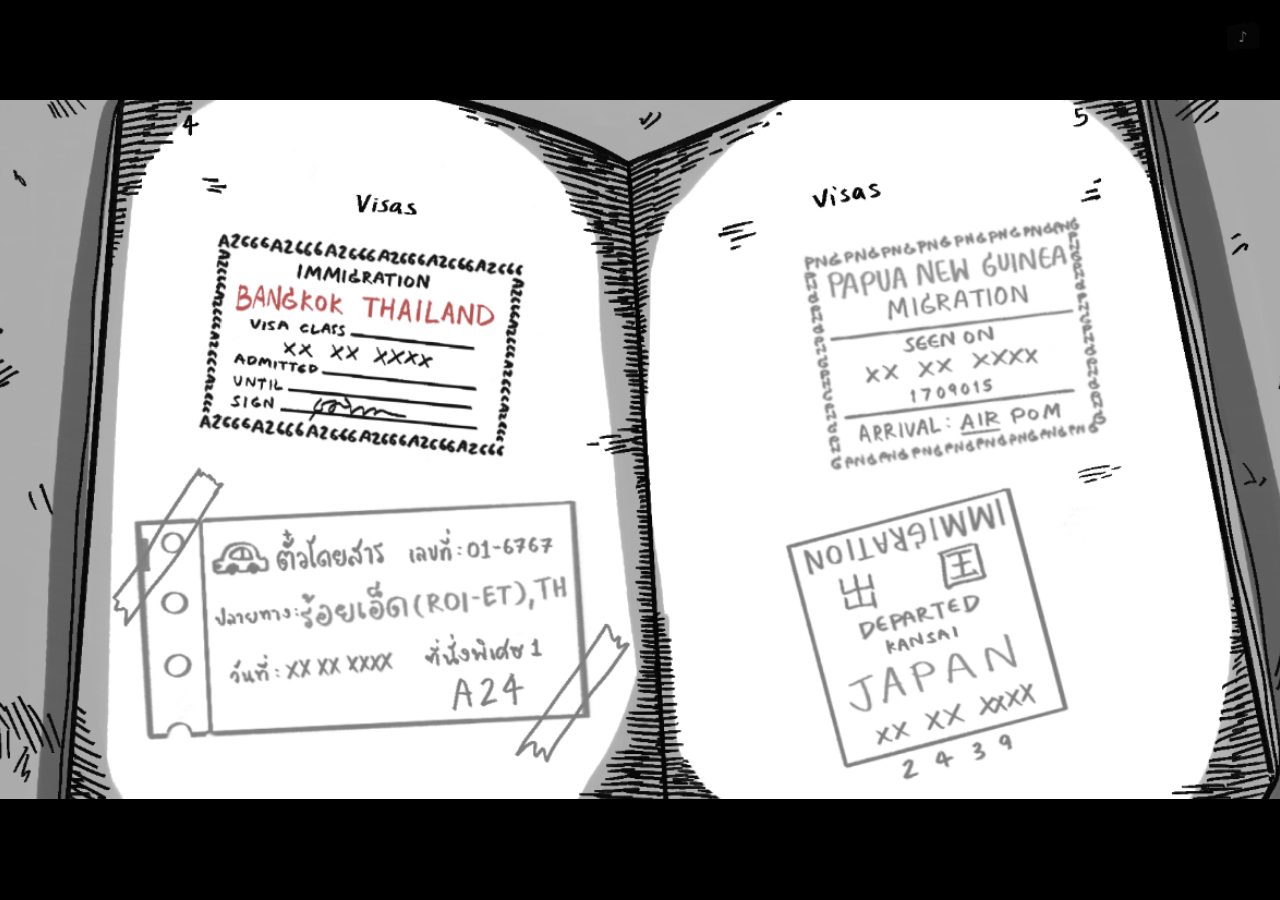
<file: index.html>
<!doctype html>
<html lang="th">
<head>
<meta charset="utf-8">
<meta name="viewport" content="width=device-width, initial-scale=1, viewport-fit=cover, maximum-scale=1">
<meta name="color-scheme" content="light">
<title>Ways to Remain</title>
<link rel="preconnect" href="https://fonts.googleapis.com">
<link rel="preconnect" href="https://fonts.gstatic.com" crossorigin>
<link rel="stylesheet" href="./css/base.css">
<link rel="stylesheet" href="./css/mobile.css">
<link rel="stylesheet" href="./css/title.css">
</head>
<body>

<div class="stage">
  <div class="stage__cam" id="cam">
    <img class="stage__bg" src="./assets/title/title-bg.png" alt="">

    <!-- พื้นหลังใหม่ไม่มีโลโก้ฝังมาแล้ว ลูกค้าแยกไฟล์โลโก้มาให้ต่างหาก -->
    <img class="stage__logo" src="./assets/title/title-logo.png" alt="Ways to Remain">

    <button class="start" id="startBtn" type="button">Begin Journey</button>
  </div>
</div>

<div class="intro" id="intro">
  <video class="intro__video" id="introVideo" src="./assets/title/intro.mp4" playsinline preload="auto"></video>
  <button class="intro__skip" id="skipBtn" type="button">ข้าม &rsaquo;&rsaquo;</button>
</div>

<script src="./js/core/touch.js"></script>
<script src="./data/manifest.js"></script>
<script src="./js/core/preload.js"></script>
<script src="./js/core/loader.js"></script>
<script src="./js/core/audio.js"></script>
<script src="./js/core/transition.js"></script>
<script src="./js/core/parallax.js"></script>
<script src="./js/screens/title.js"></script>
</body>
</html>
</file>
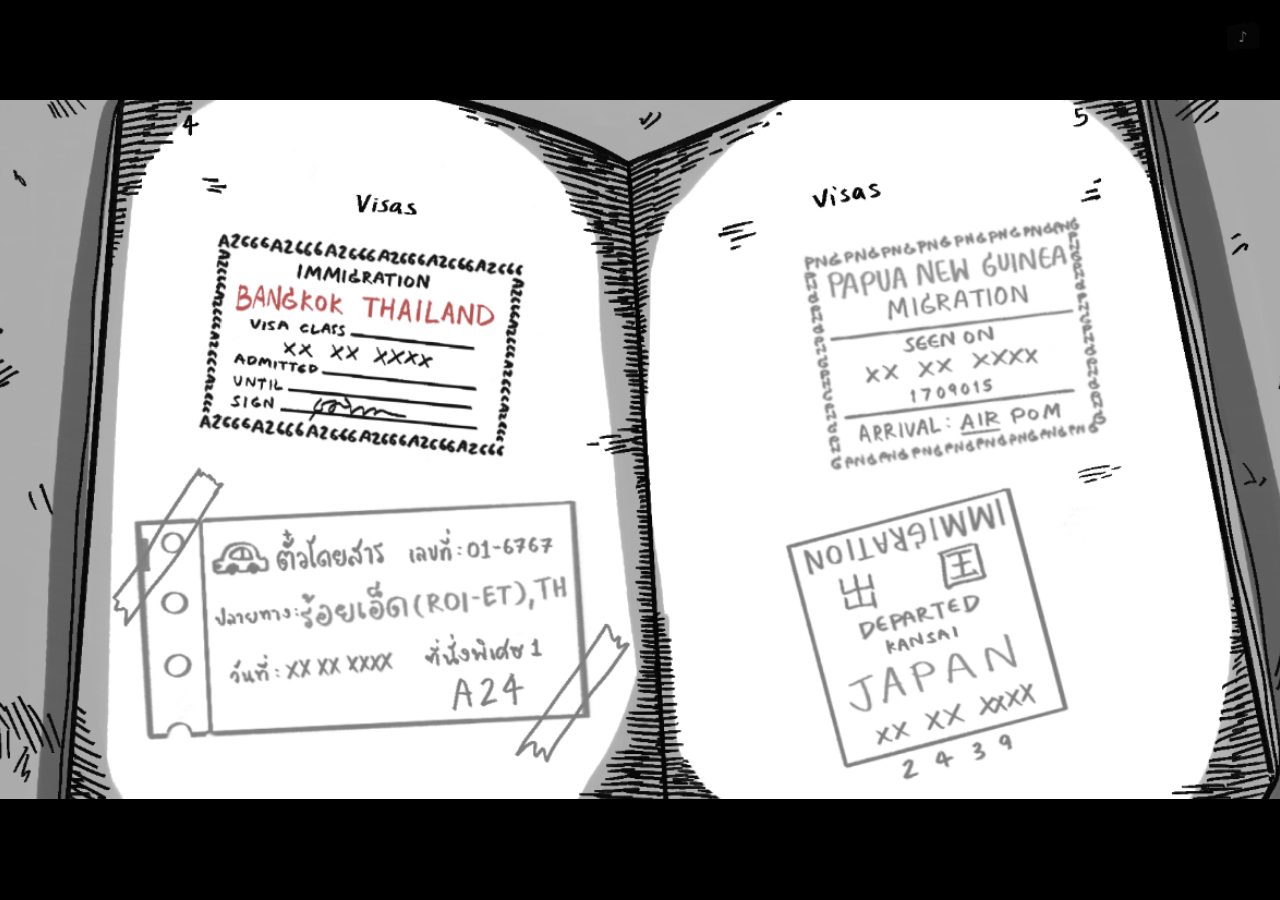
<file: lobby.html>
<!doctype html>
<html lang="th">
<head>
<meta charset="utf-8">
<meta name="viewport" content="width=device-width, initial-scale=1, viewport-fit=cover, maximum-scale=1">
<meta name="color-scheme" content="light">
<title>Ways to Remain — Lobby</title>
<link rel="preconnect" href="https://fonts.googleapis.com">
<link rel="preconnect" href="https://fonts.gstatic.com" crossorigin>
<link rel="stylesheet" href="./css/base.css">
<link rel="stylesheet" href="./css/mobile.css">
<link rel="stylesheet" href="./css/lobby.css">
</head>
<body>

<div class="lobby">
  <div class="camera" id="camera">
    <div class="board" id="board">
      <img class="board__bg" src="./assets/lobby/passport.png" alt="หนังสือเดินทาง">

      <!-- data-focus-x/y = จุดที่กล้องจะแพนเข้าไปหา (% ของกระดาน) -->
      <button class="card card--ticket card--live" type="button" data-stage="roiet"
              data-focus-x="30.71" data-focus-y="71.67"
              data-goto="./stages/roi-et.html"
              data-label="ร้อยเอ็ด — Roi Et, TH">
        <img src="./assets/lobby/ticket-roiet.png" alt="ตั๋วโดยสาร ปลายทาง ร้อยเอ็ด">
      </button>

      <button class="card card--bangkok card--live" type="button" data-stage="bangkok"
              data-focus-x="30.05" data-focus-y="36.06"
              data-goto="./stages/bangkok.html"
              data-label="กรุงเทพฯ — Bangkok, TH">
        <img src="./assets/lobby/stamp-bangkok.png" alt="ตราวีซ่า กรุงเทพ">
      </button>
      <button class="card card--png card--live" type="button" data-stage="papua"
              data-focus-x="72.53" data-focus-y="35.65"
              data-goto="./stages/papua.html"
              data-label="ปาปัวนิวกินี — Papua New Guinea">
        <img src="./assets/lobby/stamp-png.png" alt="ตราตรวจคนเข้าเมือง ปาปัวนิวกินี">
      </button>
      <button class="card card--japan card--live" type="button" data-stage="japan"
              data-focus-x="70.56" data-focus-y="73.24"
              data-goto="./stages/japan.html"
              data-label="ญี่ปุ่น — Japan">
        <img src="./assets/lobby/stamp-japan.png" alt="ตราตรวจคนเข้าเมือง ญี่ปุ่น">
      </button>
    </div>
  </div>

  <div class="hint" id="hint"></div>
</div>

<script src="./js/core/touch.js"></script>
<script src="./js/core/preload.js"></script>
<script src="./js/core/progress.js"></script>
<script src="./js/core/audio.js"></script>
<script src="./js/core/transition.js"></script>
<script src="./js/core/parallax.js"></script>
<script src="./js/screens/lobby.js"></script>
</body>
</html>
</file>
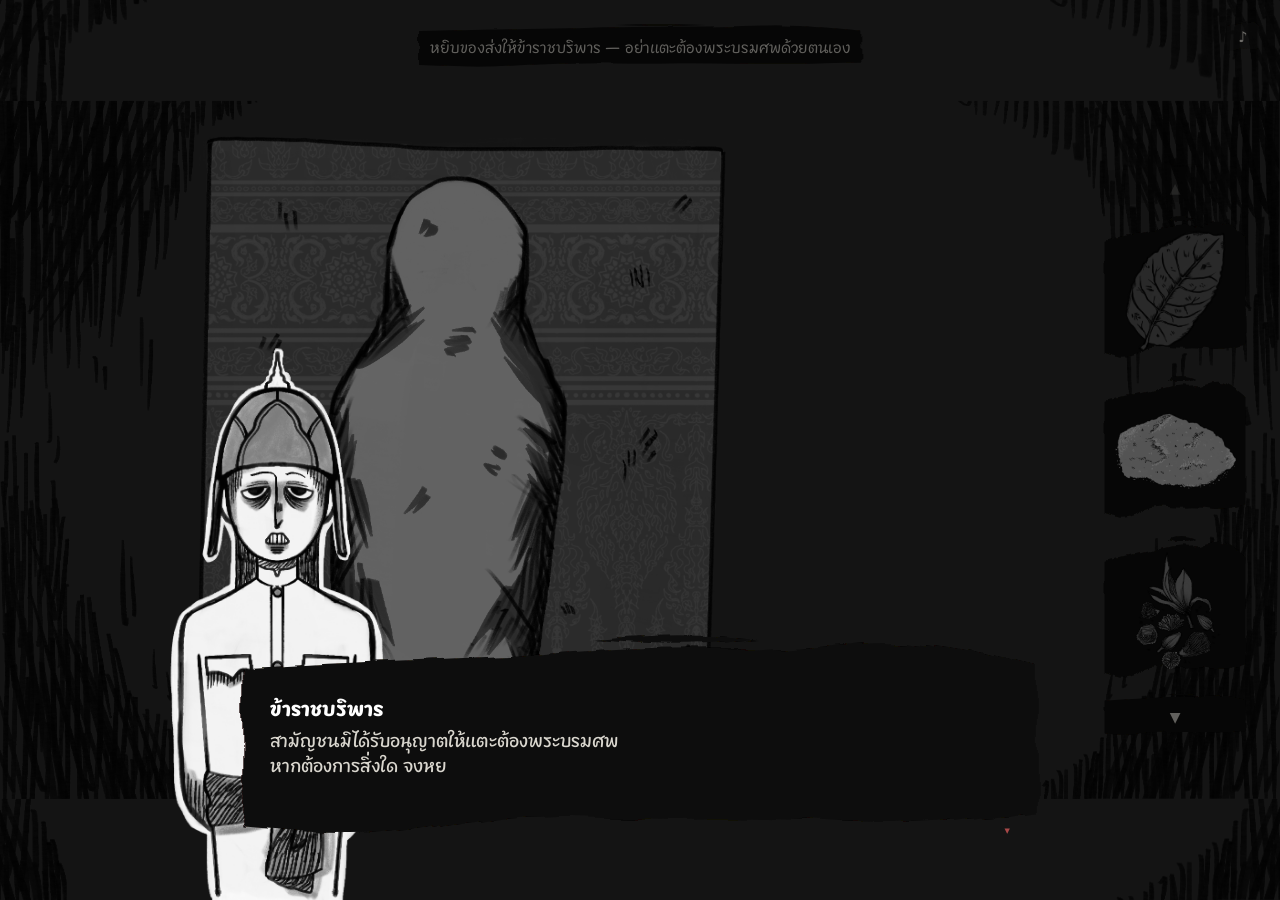
<file: stages/bangkok-ritual.html>
<!doctype html>
<html lang="th">
<head>
<meta charset="utf-8">
<meta name="viewport" content="width=device-width, initial-scale=1, viewport-fit=cover, maximum-scale=1">
<meta name="color-scheme" content="light">
<title>Ways to Remain — พิธีศพ — กรุงเทพฯ</title>
<link rel="preconnect" href="https://fonts.googleapis.com">
<link rel="preconnect" href="https://fonts.gstatic.com" crossorigin>
<link rel="stylesheet" href="../css/base.css">
<link rel="stylesheet" href="../css/mobile.css">
<link rel="stylesheet" href="../css/ritual.css">
<link rel="stylesheet" href="../css/dialog.css">
</head>
<body data-audio-base="../assets/audio/">

<div class="ritual">
  <img class="ritual__bg" id="ritualBg" alt="">
  <div class="scene" id="scene"></div>
</div>

<div class="hint" id="hint"></div>
<div class="caption" id="caption"></div>

<div class="rail-wrap">
  <button class="rail-btn" id="railUp" type="button" aria-label="เลื่อนขึ้น">&#9650;</button>
  <div class="rail" id="rail"></div>
  <button class="rail-btn" id="railDown" type="button" aria-label="เลื่อนลง">&#9660;</button>
</div>

<div class="item-tip" id="itemTip"></div>
<img class="ghost" id="ghost" alt="">

<button class="back" id="backBtn" type="button">&lsaquo; กลับหน้าเลือกด่าน</button>

<div class="dim" id="dim"></div>
<div class="vn">
  <img class="vn__char" id="charSlot" alt="">
  <img class="vn__prop" id="propSlot" alt="">
</div>
<div class="dialog dialog--plain" id="dialog">
  <div class="dialog__name" id="dialogName"></div>
  <div class="dialog__text" id="dialogText"></div>
  <div class="dialog__next">&#9660;</div>
</div>

<script src="../js/core/touch.js"></script>
<script src="../js/core/preload.js"></script>
<script src="../js/core/progress.js"></script>
<script src="../js/core/audio.js"></script>
<script src="../js/core/transition.js"></script>
<script src="../js/core/dialog.js"></script>
<script src="../js/core/ritual.js"></script>
<script src="../data/ritual-items.js"></script>
<script src="../data/bangkok-ritual.js"></script>
<script src="../js/stages/bangkok-ritual.js"></script>
</body>
</html>
</file>
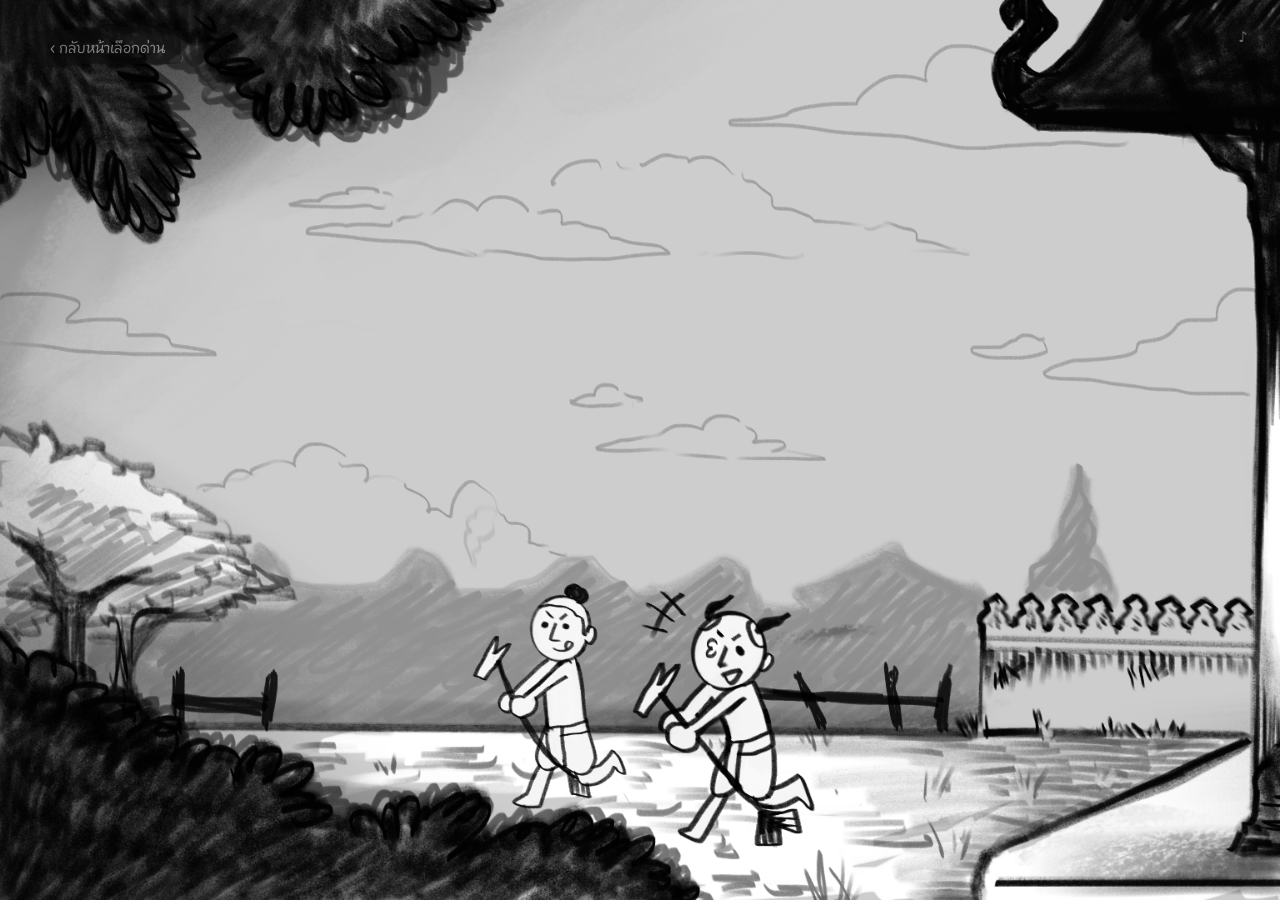
<file: stages/bangkok.html>
<!doctype html>
<html lang="th">
<head>
<meta charset="utf-8">
<meta name="viewport" content="width=device-width, initial-scale=1, viewport-fit=cover, maximum-scale=1">
<meta name="color-scheme" content="light">
<title>Ways to Remain — กรุงเทพ</title>
<link rel="preconnect" href="https://fonts.googleapis.com">
<link rel="preconnect" href="https://fonts.gstatic.com" crossorigin>
<link rel="stylesheet" href="../css/base.css">
<link rel="stylesheet" href="../css/mobile.css">
<link rel="stylesheet" href="../css/panorama.css">
<link rel="stylesheet" href="../css/stage-bangkok.css">
<link rel="stylesheet" href="../css/dialog.css">
</head>
<body data-audio-base="../assets/audio/">

<div class="viewport" id="viewport">
  <div class="world" id="world">
    <img class="world__bg" src="../assets/bangkok/scene.png" alt="วัดและลานวัด กรุงเทพ">

    <div class="obj obj--child"><img src="../assets/bangkok/child.png" alt=""></div>
    <div class="obj obj--monk"><img src="../assets/bangkok/temple-man.png" alt=""></div>
    <div class="obj obj--corpse"><img src="../assets/bangkok/corpse.png" alt=""></div>

    <button class="hotspot hotspot--child"  type="button" data-obj="child"  aria-label="เด็กน้อย"></button>
    <button class="hotspot hotspot--monk"   type="button" data-obj="monk"   aria-label="คนในวัด"></button>
    <button class="hotspot hotspot--corpse" type="button" data-obj="corpse" aria-label="ศพ"></button>
  </div>
</div>

<div class="tag" id="tag"></div>
<button class="back" id="backBtn" type="button">&lsaquo; กลับหน้าเลือกด่าน</button>

<div class="dim" id="dim"></div>
<div class="vn">
  <img class="vn__char" id="charSlot" alt="">
  <img class="vn__prop" id="propSlot" alt="">
</div>
<div class="dialog" id="dialog">
  <div class="dialog__name" id="dialogName"></div>
  <div class="dialog__text" id="dialogText"></div>
  <div class="dialog__next">&#9660;</div>
</div>

<script src="../js/core/touch.js"></script>
<script src="../js/core/preload.js"></script>
<script src="../js/core/audio.js"></script>
<script src="../js/core/transition.js"></script>
<script src="../js/core/dialog.js"></script>
<script src="../js/core/panorama.js"></script>
<script src="../data/bangkok-dialog.js"></script>
<script src="../js/stages/bangkok.js"></script>
</body>
</html>
</file>
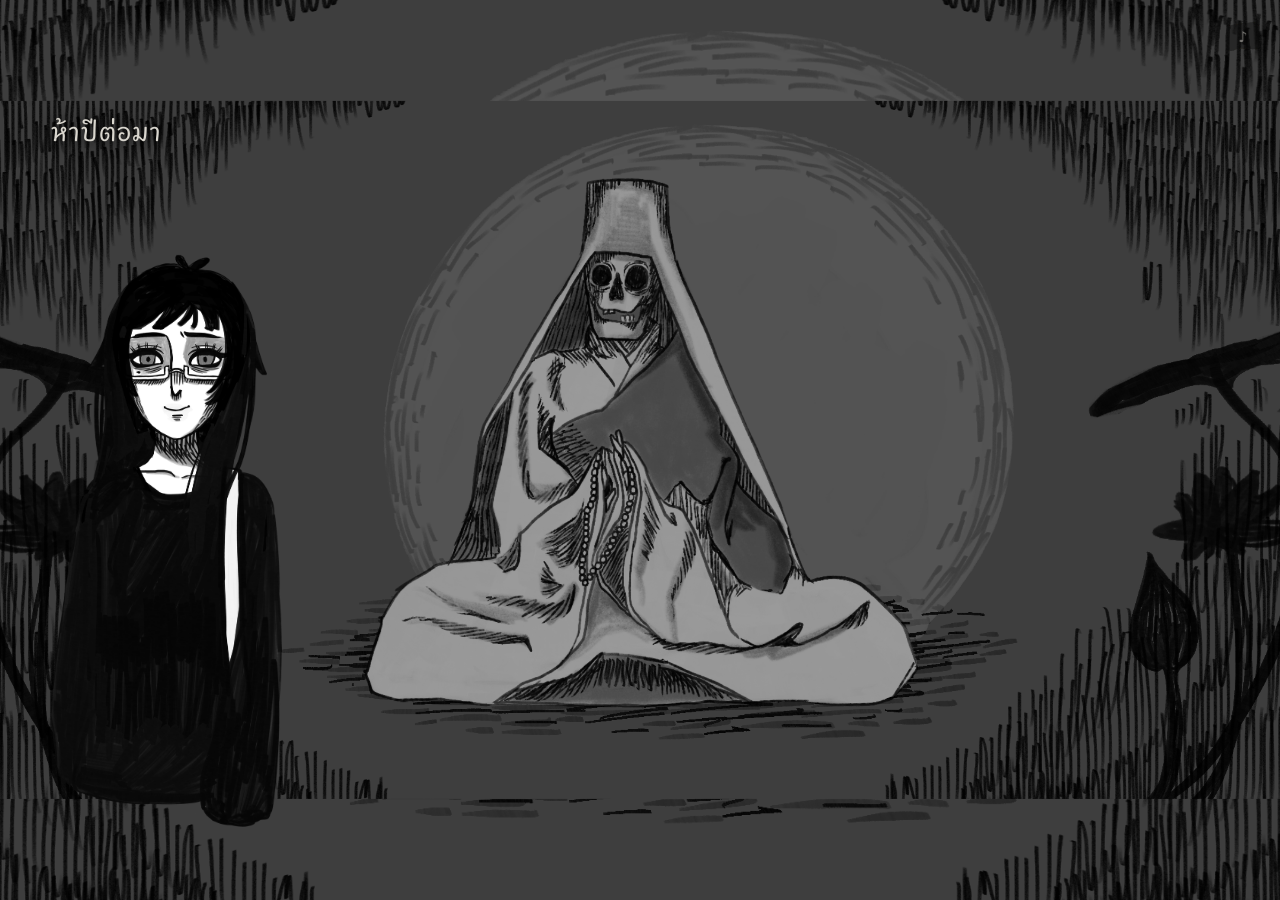
<file: stages/japan-ritual.html>
<!doctype html>
<html lang="th">
<head>
<meta charset="utf-8">
<meta name="viewport" content="width=device-width, initial-scale=1, viewport-fit=cover, maximum-scale=1">
<meta name="color-scheme" content="light">
<title>Ways to Remain — พิธีศพ — ญี่ปุ่น</title>
<link rel="preconnect" href="https://fonts.googleapis.com">
<link rel="preconnect" href="https://fonts.gstatic.com" crossorigin>
<link rel="stylesheet" href="../css/base.css">
<link rel="stylesheet" href="../css/mobile.css">
<link rel="stylesheet" href="../css/ritual.css">
<link rel="stylesheet" href="../css/dialog.css">
</head>
<body data-audio-base="../assets/audio/">

<div class="ritual">
  <img class="ritual__bg" id="ritualBg" alt="">
  <div class="scene" id="scene"></div>
</div>

<div class="hint" id="hint"></div>
<div class="caption" id="caption"></div>

<div class="rail-wrap">
  <button class="rail-btn" id="railUp" type="button" aria-label="เลื่อนขึ้น">&#9650;</button>
  <div class="rail" id="rail"></div>
  <button class="rail-btn" id="railDown" type="button" aria-label="เลื่อนลง">&#9660;</button>
</div>

<div class="item-tip" id="itemTip"></div>
<img class="ghost" id="ghost" alt="">

<button class="back" id="backBtn" type="button">&lsaquo; กลับหน้าเลือกด่าน</button>

<div class="dim" id="dim"></div>
<div class="vn">
  <img class="vn__char" id="charSlot" alt="">
  <img class="vn__prop" id="propSlot" alt="">
</div>
<div class="dialog dialog--plain" id="dialog">
  <div class="dialog__name" id="dialogName"></div>
  <div class="dialog__text" id="dialogText"></div>
  <div class="dialog__next">&#9660;</div>
</div>

<script src="../js/core/touch.js"></script>
<script src="../js/core/preload.js"></script>
<script src="../js/core/progress.js"></script>
<script src="../js/core/audio.js"></script>
<script src="../js/core/transition.js"></script>
<script src="../js/core/dialog.js"></script>
<script src="../js/core/ritual.js"></script>
<script src="../js/core/outro.js"></script>
<script src="../data/ritual-items.js"></script>
<script src="../data/japan-ritual.js"></script>
<script src="../js/stages/japan-ritual.js"></script>
</body>
</html>
</file>
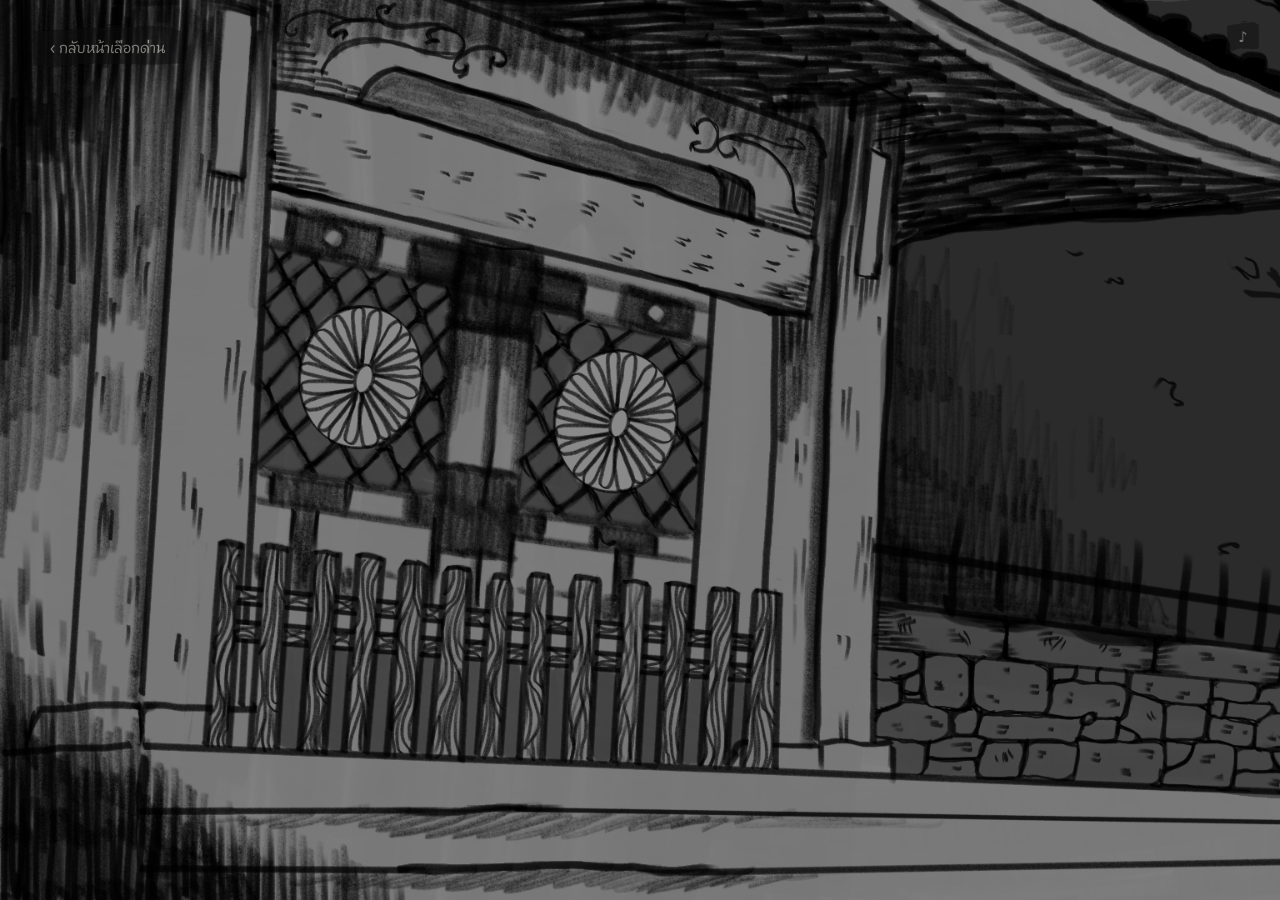
<file: stages/japan.html>
<!doctype html>
<html lang="th">
<head>
<meta charset="utf-8">
<meta name="viewport" content="width=device-width, initial-scale=1, viewport-fit=cover, maximum-scale=1">
<meta name="color-scheme" content="light">
<title>Ways to Remain — ญี่ปุ่น</title>
<link rel="preconnect" href="https://fonts.googleapis.com">
<link rel="preconnect" href="https://fonts.gstatic.com" crossorigin>
<link rel="stylesheet" href="../css/base.css">
<link rel="stylesheet" href="../css/mobile.css">
<link rel="stylesheet" href="../css/panorama.css">
<link rel="stylesheet" href="../css/stage-japan.css">
<link rel="stylesheet" href="../css/dialog.css">
</head>
<body data-audio-base="../assets/audio/">

<div class="viewport" id="viewport">
  <div class="world" id="world">
    <img class="world__bg" src="../assets/japan/scene.png" alt="ทางเดินวัด ญี่ปุ่น">

    <div class="obj obj--monk"><img src="../assets/japan/monk.png" alt=""></div>

    <button class="hotspot hotspot--monk" type="button" data-obj="monk" aria-label="พระ"></button>
  </div>
</div>

<div class="tag" id="tag"></div>
<button class="back" id="backBtn" type="button">&lsaquo; กลับหน้าเลือกด่าน</button>

<div class="dim" id="dim"></div>
<div class="vn">
  <img class="vn__char" id="charSlot" alt="">
  <img class="vn__prop" id="propSlot" alt="">
</div>
<div class="dialog" id="dialog">
  <div class="dialog__name" id="dialogName"></div>
  <div class="dialog__text" id="dialogText"></div>
  <div class="dialog__next">&#9660;</div>
</div>

<script src="../js/core/touch.js"></script>
<script src="../js/core/preload.js"></script>
<script src="../js/core/audio.js"></script>
<script src="../js/core/transition.js"></script>
<script src="../js/core/dialog.js"></script>
<script src="../js/core/panorama.js"></script>
<script src="../data/japan-dialog.js"></script>
<script src="../js/stages/japan.js"></script>
</body>
</html>
</file>
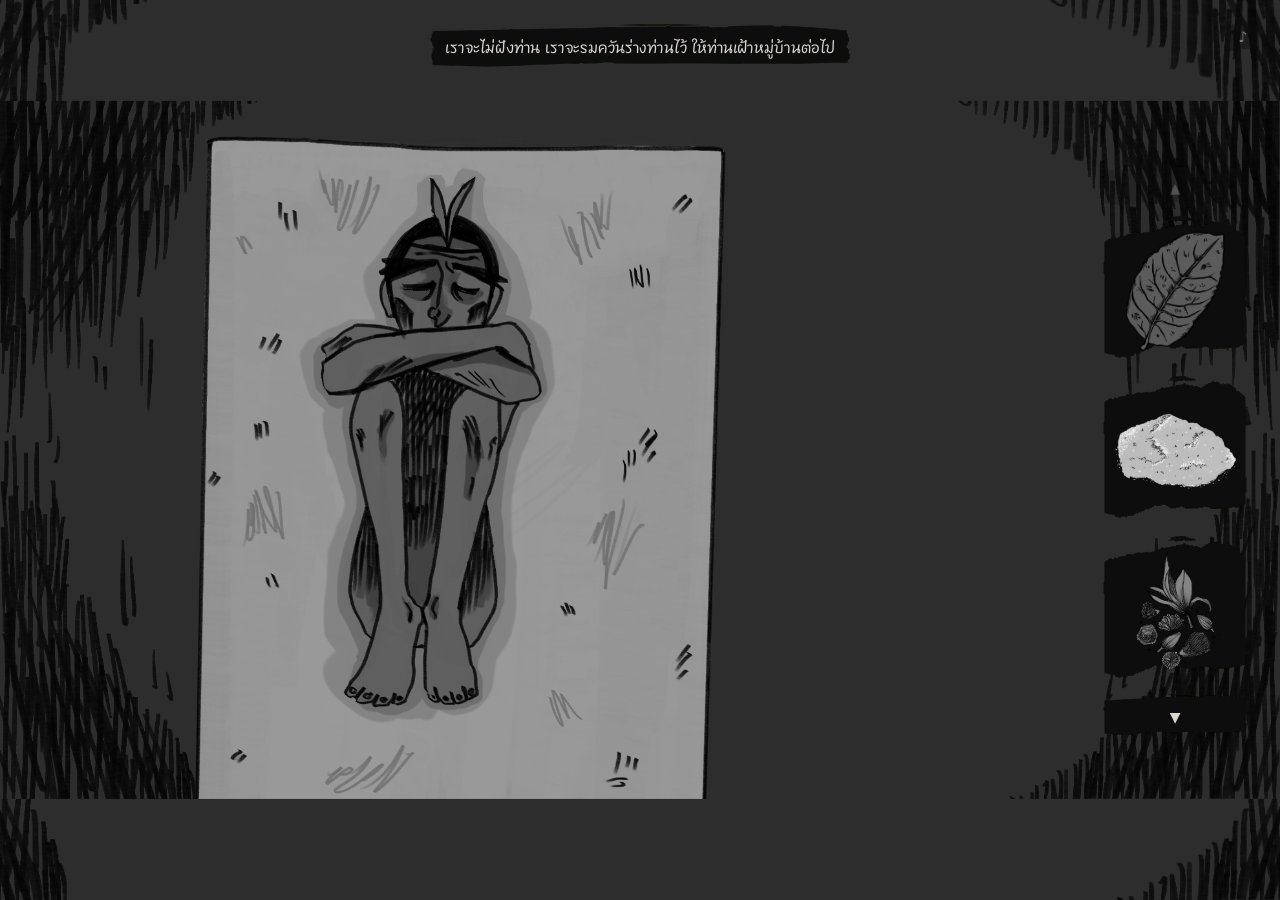
<file: stages/papua-ritual.html>
<!doctype html>
<html lang="th">
<head>
<meta charset="utf-8">
<meta name="viewport" content="width=device-width, initial-scale=1, viewport-fit=cover, maximum-scale=1">
<meta name="color-scheme" content="light">
<title>Ways to Remain — พิธีศพ — ปาปัวนิวกินี</title>
<link rel="preconnect" href="https://fonts.googleapis.com">
<link rel="preconnect" href="https://fonts.gstatic.com" crossorigin>
<link rel="stylesheet" href="../css/base.css">
<link rel="stylesheet" href="../css/mobile.css">
<link rel="stylesheet" href="../css/ritual.css">
<link rel="stylesheet" href="../css/dialog.css">
</head>
<body data-audio-base="../assets/audio/">

<div class="ritual">
  <img class="ritual__bg" id="ritualBg" alt="">
  <div class="scene" id="scene"></div>
</div>

<div class="hint" id="hint"></div>
<div class="caption" id="caption"></div>

<div class="rail-wrap">
  <button class="rail-btn" id="railUp" type="button" aria-label="เลื่อนขึ้น">&#9650;</button>
  <div class="rail" id="rail"></div>
  <button class="rail-btn" id="railDown" type="button" aria-label="เลื่อนลง">&#9660;</button>
</div>

<div class="item-tip" id="itemTip"></div>
<img class="ghost" id="ghost" alt="">

<button class="back" id="backBtn" type="button">&lsaquo; กลับหน้าเลือกด่าน</button>

<div class="dim" id="dim"></div>
<div class="vn">
  <img class="vn__char" id="charSlot" alt="">
  <img class="vn__prop" id="propSlot" alt="">
</div>
<div class="dialog dialog--plain" id="dialog">
  <div class="dialog__name" id="dialogName"></div>
  <div class="dialog__text" id="dialogText"></div>
  <div class="dialog__next">&#9660;</div>
</div>

<script src="../js/core/touch.js"></script>
<script src="../js/core/preload.js"></script>
<script src="../js/core/progress.js"></script>
<script src="../js/core/audio.js"></script>
<script src="../js/core/transition.js"></script>
<script src="../js/core/dialog.js"></script>
<script src="../js/core/ritual.js"></script>
<script src="../data/ritual-items.js"></script>
<script src="../data/papua-ritual.js"></script>
<script src="../js/stages/papua-ritual.js"></script>
</body>
</html>
</file>
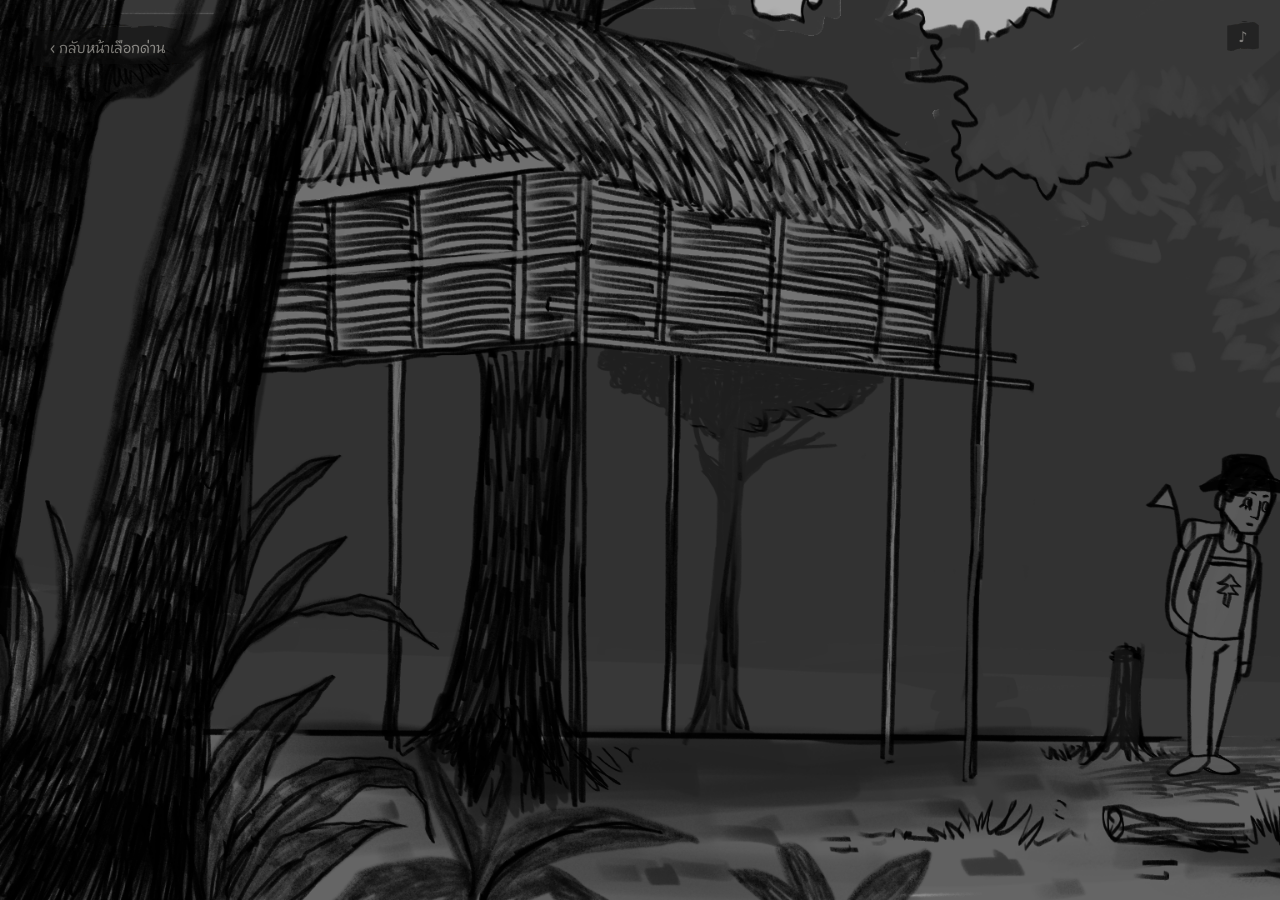
<file: stages/papua.html>
<!doctype html>
<html lang="th">
<head>
<meta charset="utf-8">
<meta name="viewport" content="width=device-width, initial-scale=1, viewport-fit=cover, maximum-scale=1">
<meta name="color-scheme" content="light">
<title>Ways to Remain — ปาปัวนิวกินี</title>
<link rel="preconnect" href="https://fonts.googleapis.com">
<link rel="preconnect" href="https://fonts.gstatic.com" crossorigin>
<link rel="stylesheet" href="../css/base.css">
<link rel="stylesheet" href="../css/mobile.css">
<link rel="stylesheet" href="../css/panorama.css">
<link rel="stylesheet" href="../css/stage-papua.css">
<link rel="stylesheet" href="../css/dialog.css">
</head>
<body data-audio-base="../assets/audio/">

<div class="viewport" id="viewport">
  <div class="world" id="world">
    <img class="world__bg" src="../assets/papua/scene.png" alt="หมู่บ้านกลางป่า ปาปัวนิวกินี">

    <div class="obj obj--corpse"><img src="../assets/papua/corpse.png" alt=""></div>
    <div class="obj obj--deputy"><img src="../assets/papua/deputy.png" alt=""></div>

    <button class="hotspot hotspot--corpse" type="button" data-obj="corpse" aria-label="ร่างหัวหน้าเผ่า"></button>
    <button class="hotspot hotspot--deputy" type="button" data-obj="deputy" aria-label="รองหัวหน้าเผ่า"></button>
  </div>
</div>

<div class="tag" id="tag"></div>
<button class="back" id="backBtn" type="button">&lsaquo; กลับหน้าเลือกด่าน</button>

<div class="dim" id="dim"></div>
<div class="vn">
  <img class="vn__char" id="charSlot" alt="">
  <img class="vn__prop" id="propSlot" alt="">
</div>
<div class="dialog" id="dialog">
  <div class="dialog__name" id="dialogName"></div>
  <div class="dialog__text" id="dialogText"></div>
  <div class="dialog__next">&#9660;</div>
</div>

<script src="../js/core/touch.js"></script>
<script src="../js/core/preload.js"></script>
<script src="../js/core/audio.js"></script>
<script src="../js/core/transition.js"></script>
<script src="../js/core/dialog.js"></script>
<script src="../js/core/panorama.js"></script>
<script src="../data/papua-dialog.js"></script>
<script src="../js/stages/papua.js"></script>
</body>
</html>
</file>
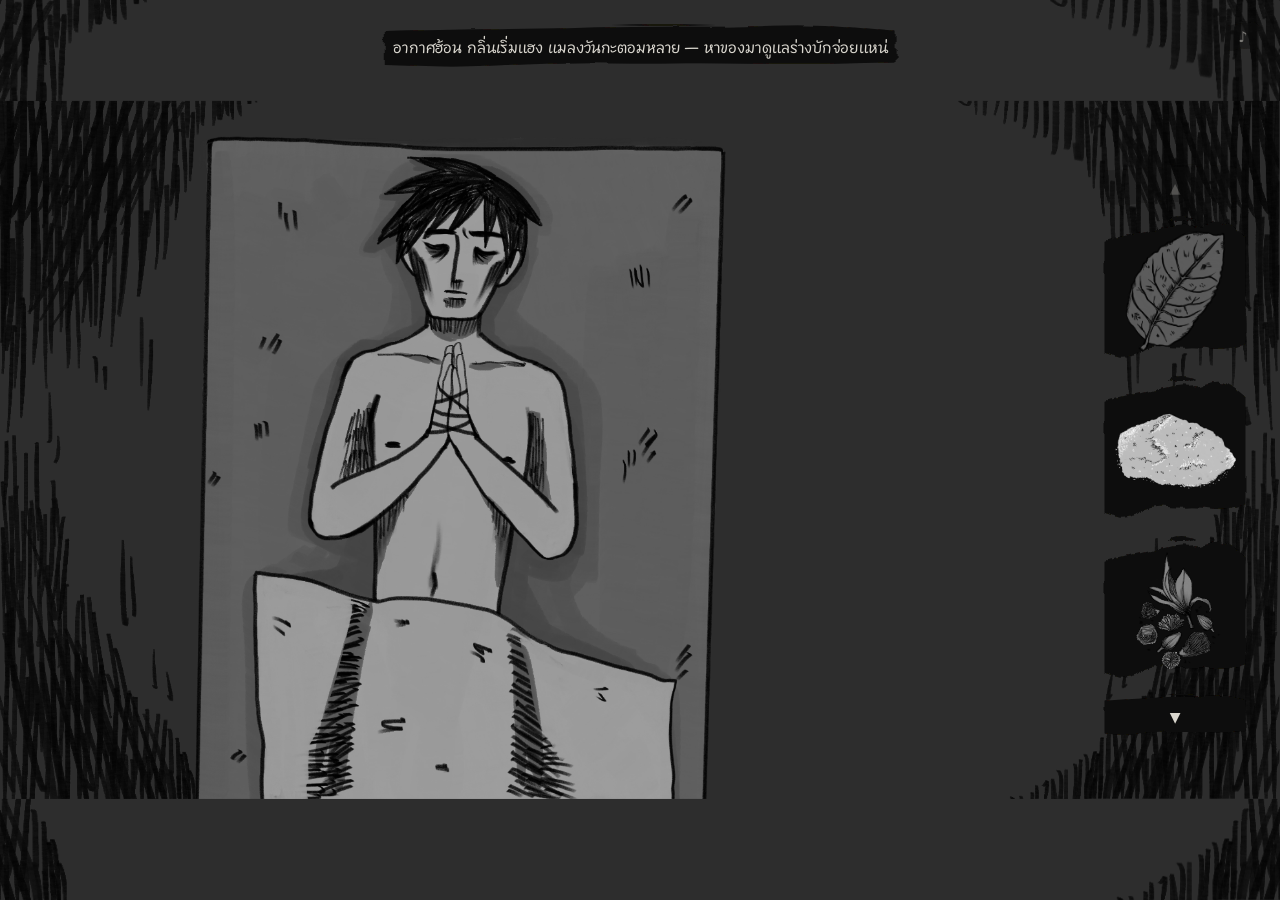
<file: stages/roi-et-ritual.html>
<!doctype html>
<html lang="th">
<head>
<meta charset="utf-8">
<meta name="viewport" content="width=device-width, initial-scale=1, viewport-fit=cover, maximum-scale=1">
<meta name="color-scheme" content="light">
<title>Ways to Remain — พิธีศพ — ร้อยเอ็ด</title>
<link rel="preconnect" href="https://fonts.googleapis.com">
<link rel="preconnect" href="https://fonts.gstatic.com" crossorigin>
<link rel="stylesheet" href="../css/base.css">
<link rel="stylesheet" href="../css/mobile.css">
<link rel="stylesheet" href="../css/ritual.css">
<link rel="stylesheet" href="../css/dialog.css">
</head>
<body data-audio-base="../assets/audio/">

<div class="ritual">
  <img class="ritual__bg" id="ritualBg" alt="">
  <div class="scene" id="scene"></div>
</div>

<div class="hint" id="hint"></div>
<div class="caption" id="caption"></div>

<div class="rail-wrap">
  <button class="rail-btn" id="railUp" type="button" aria-label="เลื่อนขึ้น">&#9650;</button>
  <div class="rail" id="rail"></div>
  <button class="rail-btn" id="railDown" type="button" aria-label="เลื่อนลง">&#9660;</button>
</div>

<div class="item-tip" id="itemTip"></div>
<img class="ghost" id="ghost" alt="">

<button class="back" id="backBtn" type="button">&lsaquo; กลับหน้าเลือกด่าน</button>

<div class="dim" id="dim"></div>
<div class="vn">
  <img class="vn__char" id="charSlot" alt="">
  <img class="vn__prop" id="propSlot" alt="">
</div>
<div class="dialog dialog--plain" id="dialog">
  <div class="dialog__name" id="dialogName"></div>
  <div class="dialog__text" id="dialogText"></div>
  <div class="dialog__next">&#9660;</div>
</div>

<script src="../js/core/touch.js"></script>
<script src="../js/core/preload.js"></script>
<script src="../js/core/progress.js"></script>
<script src="../js/core/audio.js"></script>
<script src="../js/core/transition.js"></script>
<script src="../js/core/dialog.js"></script>
<script src="../js/core/ritual.js"></script>
<script src="../data/ritual-items.js"></script>
<script src="../data/roiet-ritual.js"></script>
<script src="../js/stages/roi-et-ritual.js"></script>
</body>
</html>
</file>
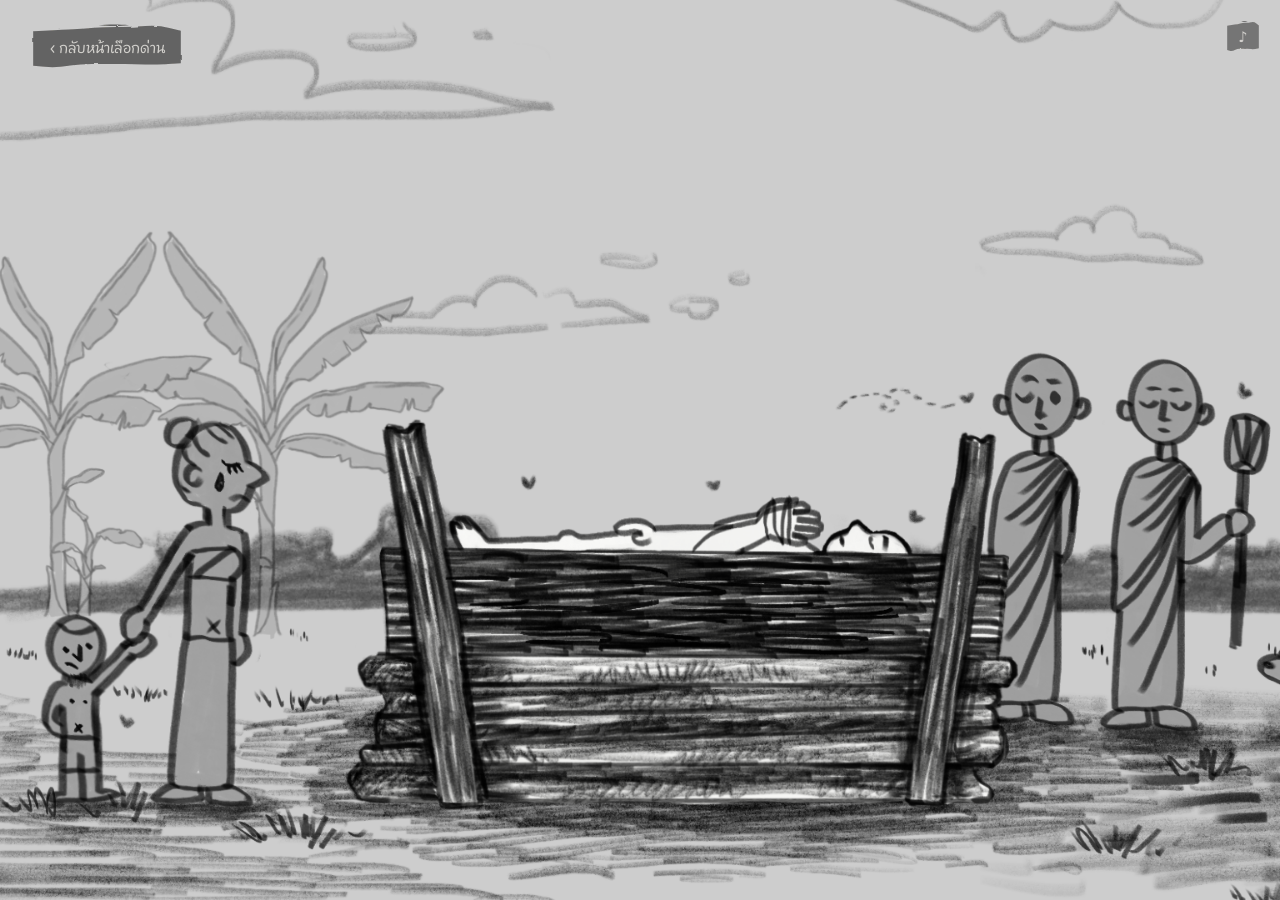
<file: stages/roi-et.html>
<!doctype html>
<html lang="th">
<head>
<meta charset="utf-8">
<meta name="viewport" content="width=device-width, initial-scale=1, viewport-fit=cover, maximum-scale=1">
<meta name="color-scheme" content="light">
<title>Ways to Remain — ร้อยเอ็ด</title>
<link rel="preconnect" href="https://fonts.googleapis.com">
<link rel="preconnect" href="https://fonts.gstatic.com" crossorigin>
<link rel="stylesheet" href="../css/base.css">
<link rel="stylesheet" href="../css/mobile.css">
<link rel="stylesheet" href="../css/panorama.css">
<link rel="stylesheet" href="../css/stage-roiet.css">
<link rel="stylesheet" href="../css/dialog.css">
</head>
<body data-audio-base="../assets/audio/">

<div class="viewport" id="viewport">
  <div class="world" id="world">
    <img class="world__bg" src="../assets/roiet/scene.png" alt="หมู่บ้านริมน้ำ จังหวัดร้อยเอ็ด">

    <div class="obj obj--coffin"><img src="../assets/roiet/coffin.png" alt=""></div>
    <div class="obj obj--villager"><img src="../assets/roiet/villager.png" alt=""></div>

    <button class="hotspot hotspot--coffin"   type="button" data-obj="coffin"   aria-label="โลงศพ"></button>
    <button class="hotspot hotspot--villager" type="button" data-obj="villager" aria-label="ผู้เฒ่า"></button>
  </div>
</div>

<div class="tag" id="tag"></div>
<button class="back" id="backBtn" type="button">&lsaquo; กลับหน้าเลือกด่าน</button>

<div class="dim" id="dim"></div>
<div class="vn">
  <img class="vn__char" id="charSlot" alt="">
  <img class="vn__prop" id="propSlot" alt="">
</div>
<div class="dialog" id="dialog">
  <div class="dialog__name" id="dialogName"></div>
  <div class="dialog__text" id="dialogText"></div>
  <div class="dialog__next">&#9660;</div>
</div>

<script src="../js/core/touch.js"></script>
<script src="../js/core/preload.js"></script>
<script src="../js/core/audio.js"></script>
<script src="../js/core/transition.js"></script>
<script src="../js/core/dialog.js"></script>
<script src="../js/core/panorama.js"></script>
<script src="../data/roiet-dialog.js"></script>
<script src="../js/stages/roi-et.js"></script>
</body>
</html>
</file>
<file: css/base.css>
@import url('https://fonts.googleapis.com/css2?family=Playpen+Sans+Thai:wght@100..800&display=swap');

:root {
  /* Opt out of Chrome's auto dark mode on Android, which otherwise inverts the
     greyscale artwork. The game supplies its own palette. */
  color-scheme: light;

  --ink:   #15130f;
  --paper: #d9d6ce;
  --void:  #000000;
  --accent:#a84848;   /* แดงที่ลูกค้าใช้ในตั๋วกับตราวีซ่าอยู่แล้ว */
  --ease:  cubic-bezier(.22,.61,.36,1);
  --font:  'Playpen Sans Thai', system-ui, sans-serif;
}

* { margin: 0; padding: 0; box-sizing: border-box; }

html, body {
  width: 100%; height: var(--app-h, 100%);
  overscroll-behavior: none;
  -webkit-tap-highlight-color: transparent;
  touch-action: manipulation;
  background: var(--void);
  font-family: var(--font);
  color: var(--ink);
  overflow: hidden;
  -webkit-font-smoothing: antialiased;
}

img { -webkit-user-drag: none; user-select: none; }

button {
  font-family: inherit;
  border: 0;
  background: none;
  -webkit-tap-highlight-color: transparent;
}
button, button:focus, button:focus-visible, button::-moz-focus-inner {
  outline: 0;
  border: 0;
}

.curtain {
  position: fixed; inset: 0;
  background: var(--void);
  z-index: 9000;
  pointer-events: none;
  opacity: 0;
  transition: opacity .55s var(--ease);
}
.curtain.is-visible { opacity: 1; pointer-events: auto; }

@media (prefers-reduced-motion: reduce) {
  * { transition-duration: .01ms !important; animation-duration: .01ms !important; }
}

.mute {
  position: fixed; right: 1.6vw; top: 2.2vh; z-index: 800;
  width: 2.6em; height: 2.6em;
  font-size: clamp(12px, 1vw, 16px);
  color: var(--paper);
  background: url('../assets/ui/brush-tag.svg') center/100% 100% no-repeat;
  cursor: pointer; opacity: .45;
  transition: opacity .25s var(--ease);
}
.mute:hover { opacity: .9; }
.mute::before { content: '♪'; font-size: 1.15em; line-height: 1; }
:root.is-muted .mute::before { content: '♪'; opacity: .35; text-decoration: line-through; }

/* --- หน้าจอโหลด --- */
.loader {
  position: fixed; inset: 0; z-index: 9500;
  display: grid; place-items: center;
  background: var(--void);
  opacity: 1; transition: opacity .55s var(--ease);
}
.loader.is-done { opacity: 0; pointer-events: none; }

.loader__box {
  width: min(74vw, 460px);
  display: flex; flex-direction: column; align-items: center;
}

.loader__label {
  color: var(--paper);
  font-size: clamp(15px, 1.5vw, 24px);
  letter-spacing: .08em;
  margin-bottom: 1.4em;
}
/* จุดไข่ปลาวิ่งต่อท้าย ให้รู้ว่ายังไม่ค้าง */
.loader__label::after {
  content: '';
  animation: dots 1.4s steps(4, end) infinite;
}
@keyframes dots { to { content: '...'; } }

.loader__bar {
  height: 3px; width: 100%;
  background: rgba(217, 214, 206, .14);
  overflow: hidden;
}
.loader__bar i {
  display: block; height: 100%; width: 0;
  background: var(--accent);
  transition: width .35s var(--ease);
}

.loader__count {
  margin-top: 1em;
  color: var(--paper); opacity: .4;
  font-size: clamp(11px, 1vw, 15px);
  font-variant-numeric: tabular-nums;
  letter-spacing: .03em;
}

/* ปุ่มข้าม โผล่หลังจากรอไปสักพัก เกมโหลดทั้งหมด 44 MB จะได้ไม่ต้องนั่งรอจนจบ */
.loader__skip {
  margin-top: 2.4em;
  font-family: var(--font);
  font-size: clamp(12px, 1.1vw, 17px);
  color: var(--paper);
  background: url('../assets/ui/brush-tag.svg') center/100% 100% no-repeat;
  padding: .9em 2.6em;
  cursor: pointer;
  opacity: 0; pointer-events: none;
  transform: translateY(6px);
  transition: opacity .4s var(--ease), transform .4s var(--ease);
}
.loader.can-skip .loader__skip { opacity: .65; pointer-events: auto; transform: none; }
.loader.can-skip .loader__skip:hover { opacity: 1; }

@media (prefers-reduced-motion: reduce) {
  .loader__label::after { animation: none; content: '...'; }
}

/* --- จอ The End ปิดท้ายหลังจบด่านสุดท้าย --- */
.the-end {
  position: fixed; inset: 0; z-index: 9400;
  display: grid; place-items: center;
  background: var(--void);
  opacity: 0; transition: opacity 1.6s var(--ease);
  cursor: pointer;
}
.the-end.is-in { opacity: 1; }

.the-end__word {
  color: var(--paper);
  font-size: clamp(30px, min(6vw, 11vh), 96px);
  letter-spacing: .1em;
  opacity: 0;
  transform: translateY(12px);
  transition: opacity 1.4s var(--ease) .7s, transform 1.4s var(--ease) .7s;
}
.the-end.is-in .the-end__word { opacity: 1; transform: none; }

/* --- ข้อความปิดเรื่อง เฟดดำแล้วขึ้นทีละบรรทัด --- */
.epilogue {
  position: fixed; inset: 0; z-index: 9300;
  display: flex; flex-direction: column;
  align-items: center; justify-content: center;
  gap: 1.1em;
  padding: 8vw;
  background: var(--void);
  opacity: 0; transition: opacity 1.8s var(--ease);
  pointer-events: none;
}
.epilogue.is-in { opacity: 1; }

.epilogue__line {
  margin: 0; max-width: 34em;
  text-align: center;
  color: var(--paper);
  font-size: clamp(15px, min(1.5vw, 2.7vh), 34px);
  line-height: 1.7;
  opacity: 0; transform: translateY(10px);
  transition: opacity 1.5s var(--ease), transform 1.5s var(--ease);
}
.epilogue__line.is-in { opacity: 1; transform: none; }
</file>
<file: css/mobile.css>
.rotate { display: none; }

@media (pointer: coarse) and (orientation: portrait) {
  .rotate {
    position: fixed; inset: 0; z-index: 9500;
    display: grid; place-items: center; text-align: center;
    background: var(--void); color: var(--paper);
    font-size: clamp(15px, 4.5vw, 22px); line-height: 1.8;
    padding: 8vw;
  }
  .rotate__icon { font-size: 3em; margin-bottom: .4em; }
}

@media (pointer: coarse) {
  /* No cursor to follow, and no hover to reveal what is tappable — so every
     interactive object keeps a soft glow instead. */
  .tag { display: none !important; }

  .obj img {
    filter: drop-shadow(0 0 9px rgba(255,255,255,.75));
    animation: breathe 2.6s ease-in-out infinite;
  }
  .obj.is-hot img {
    filter: drop-shadow(0 0 16px rgba(255,255,255,1))
            drop-shadow(0 0 34px rgba(255,255,255,.6));
  }
  @keyframes breathe { 0%,100% { opacity: .88; } 50% { opacity: 1; } }

  .viewport { touch-action: none; }

  /* ขยายพื้นที่กดของแต่ละด่านอยู่ใน css/stage-<ด่าน>.css */

  .start { font-size: 5.2cqw; padding: .4em 1em; }
  .back, .intro__skip { padding: 1em 1.8em; font-size: clamp(14px, 3.2vw, 18px); }
}

/* Landscape phones are short — give the dialog and portrait room to breathe. */
@media (max-height: 520px) {
  .dialog {
    bottom: 2vh; min-height: 30vh;
    padding: 4vh 4vw 4vh clamp(96px, 20vw, 150px);
  }
  .dialog__portrait { height: clamp(110px, 46vh, 190px); }
  .dialog__name { font-size: clamp(13px, 2.6vw, 18px); }
  .dialog__text { font-size: clamp(13px, 2.7vw, 19px); line-height: 1.6; min-height: 3em; }
  .dialog__next { right: 4vw; bottom: 2vh; }
  .hint { font-size: clamp(12px, 2.6vw, 16px); padding: .8em 1.6em; }
}
</file>
<file: css/title.css>
.stage {
  position: absolute; top: 50%; left: 50%;
  transform: translate(-50%, -50%);
  width:  min(100vw, calc(var(--app-h, 100vh) * 1980 / 1080));
  height: min(var(--app-h, 100vh), calc(100vw * 1080 / 1980));
  container-type: size;
  overflow: hidden;
}

.stage__cam { position: absolute; inset: 0; will-change: transform; }

.stage__bg { position: absolute; inset: 0; width: 100%; height: 100%; object-fit: fill; }

/* โลโก้เป็นไฟล์แยกแล้ว (เดิมฝังมากับพื้นหลัง) วางกลางวงรีเหนือปุ่ม */
.stage__logo {
  position: absolute; left: 50%; top: 45%;
  transform: translate(-50%, -50%);
  width: 46%; height: auto;
  pointer-events: none;
}

/* ลูกค้าขอเป็นปุ่มสี่เหลี่ยม บอกว่าตัวอักษรลอยๆ เฉยๆ มันโล่งไป
   แล้วขอให้เล็กลงอีก จะได้ไม่แย่งความเด่นไปจากโลโก้
   ปุ่มวางอยู่บนภาพสีอ่อน เลยใช้พื้นกระดาษ+ขอบหมึก พอ hover ก็สลับสีกัน */
.start {
  position: absolute; left: 50%; top: 76.4%;
  transform: translate(-50%, -50%);
  font-family: var(--font);
  font-size: 1.95cqw; font-weight: 700;
  letter-spacing: .04em;
  color: var(--ink);
  background: rgba(217, 214, 206, .93);
  border: 0.24cqw solid var(--ink);
  border-radius: 0;
  padding: .5em 1.35em;
  cursor: pointer;
  box-shadow: 0.26cqw 0.26cqw 0 rgba(21, 19, 15, .85);
  transition: transform .2s var(--ease), background .2s var(--ease),
              color .2s var(--ease), box-shadow .2s var(--ease);
}
.start:hover,
.start:focus-visible {
  background: var(--ink);
  color: var(--paper);
  transform: translate(-50%, -50%) translate(-0.1cqw, -0.1cqw);
  box-shadow: 0.38cqw 0.38cqw 0 rgba(21, 19, 15, .9);
}
/* กดแล้วให้ปุ่มจมลงไปหาเงา */
.start:active {
  transform: translate(-50%, -50%) translate(0.2cqw, 0.2cqw);
  box-shadow: 0.08cqw 0.08cqw 0 rgba(21, 19, 15, .9);
}

.intro {
  position: fixed; inset: 0;
  background: var(--void);
  z-index: 8000;
  display: grid; place-items: center;
  opacity: 0; pointer-events: none;
  transition: opacity .5s var(--ease);
}
.intro.is-playing { opacity: 1; pointer-events: auto; }
.intro__video { width: 100%; height: 100%; object-fit: contain; }

.intro__skip {
  position: absolute; right: 3vw; bottom: 3vh;
  font-family: var(--font); font-size: clamp(14px, 1.4vw, 22px);
  color: var(--paper);
  background: url('../assets/ui/brush-tag.svg') center/100% 100% no-repeat;
  padding: .85em 1.8em; cursor: pointer;
  opacity: .65; transition: opacity .25s var(--ease);
}
.intro__skip:hover { opacity: 1; }
</file>
<file: css/lobby.css>
.lobby {
  position: absolute; top: 50%; left: 50%;
  transform: translate(-50%, -50%);
  width:  min(100vw, calc(var(--app-h, 100vh) * 1980 / 1080));
  height: min(var(--app-h, 100vh), calc(100vw * 1080 / 1980));
  overflow: hidden;
}

.camera { position: absolute; inset: 0; will-change: transform; }

.board {
  position: absolute; inset: 0;
  transform: scale(1);
  transform-origin: 50% 50%;
  transition: transform .8s var(--ease);
}
.board.is-zoomed { transform: scale(1.26); }

.board__bg { position: absolute; inset: 0; width: 100%; height: 100%; object-fit: fill; }

/* Positions measured off the client's layout reference. */
.card {
  position: absolute;
  padding: 0; border: 0; background: none;
  cursor: pointer;
  transition: transform .5s var(--ease), filter .5s var(--ease);
}
.card img { display: block; width: 100%; height: auto; }

.card--ticket  { left: 11.061%; top: 50.556%; width: 39.091%; }
.card--bangkok { left: 17.525%; top: 18.519%; width: 25.101%; }
.card--png     { left: 59.141%; top: 15.833%; width: 25.303%; }
.card--japan   { left: 59.141%; top: 53.519%; width: 22.172%; }

.card--live:hover img,
.card--live:focus-visible img { filter: drop-shadow(0 0 .9vw rgba(0,0,0,.35)); }
.card--live:active { transform: scale(.985); }

/* Stages with no art yet. */
.card--locked {
  filter: grayscale(1) contrast(.55) opacity(.28);
  pointer-events: none;
  cursor: default;
}

.hint {
  position: absolute; left: 50%; bottom: 4.5%;
  transform: translateX(-50%);
  font-size: clamp(13px, 1.25vw, 20px);
  color: var(--paper);
  background: url('../assets/ui/brush-tag.svg') center/100% 100% no-repeat;
  padding: .9em 2em;
  opacity: 0; pointer-events: none;
  transition: opacity .4s var(--ease);
  z-index: 50;
}
.hint.is-visible { opacity: 1; }

/* --- ด่านที่ยังไปไม่ถึง --- */
.card.is-locked {
  cursor: not-allowed;
}
.card.is-locked img {
  filter: grayscale(1) brightness(.42) contrast(.85);
  opacity: .55;
}
.card.is-locked:hover img { filter: grayscale(1) brightness(.5) contrast(.85); }

/* ด่านที่ผ่านแล้ว ให้ตราดูเข้มขึ้นหน่อย จะได้รู้ว่าประทับไปแล้ว */
.card.is-done img { filter: contrast(1.12) saturate(1.05); }
</file>
<file: css/ritual.css>
/* หน้าพิธีศพ — ศพอยู่กลางจอ แถบไอเทมอยู่ขวาตามที่ลูกค้าร่างมา
   ช่องไอเทมทำขอบนูนแบบ Minecraft */

.ritual {
  position: fixed; inset: 0; overflow: hidden;
  background: var(--void);
}

/* ฉากด่านเดิมเอามาเบลอไว้ข้างหลัง ให้รู้ว่ายังอยู่ที่เดิม */
/* ฉากมืดที่ลูกค้าวาดมา ไฟล์ชื่อ "ใช้ทุกด่าน" เลยใช้เป็นพื้นหลังของมินิเกมทุกด่าน */
.ritual__bg {
  position: absolute; inset: 0;
  width: 100%; height: 100%; object-fit: cover;
}

/* กล่องฉาก ทุก layer ซ้อนกันในกรอบนี้ ของที่วางแล้วก็อิงกรอบนี้เหมือนกัน */
.scene {
  position: absolute; left: 50%; top: 50%;
  transform: translate(-50%, -50%);
  aspect-ratio: var(--scene-ar, 1.833);
  transition: filter .18s var(--ease);
}

/* ด่านที่ลูกค้าวาดมาเต็มแคนวาส — ใส่ให้พอดีจอ ไม่ crop องค์ประกอบที่เขาจัดไว้
   ขอบที่เหลือมี .ritual__bg ซึ่งเป็นภาพเดียวกันรองอยู่ เลยไม่เห็นรอยต่อ */
.scene--cover {
  width: min(100vw, calc(var(--app-h, 100vh) * var(--scene-ar, 1.833)));
}

/* ด่านที่ยังใช้ภาพศพเดิม — วางไว้กลางจอบนพื้นหลังมืด */
.scene--fit {
  width: min(52vw, calc(var(--app-h, 100vh) * .72 * var(--scene-ar, 1.833)));
}

.scene.is-over { filter: brightness(1.15) drop-shadow(0 0 18px rgba(168, 72, 72, .75)); }

.scene__layer {
  position: absolute; inset: 0;
  width: 100%; height: 100%; object-fit: contain;
  pointer-events: none;
}

/* ของที่วางถูกแล้ว โผล่ขึ้นมาบนศพ
   ไม่ตั้ง z-index เพราะต้องให้ลำดับการวาดขึ้นกับลำดับใน DOM
   ของบางชิ้นถูกแทรกไว้ใต้ layer อื่น (ใบยาสูบร้อยเอ็ดอยู่ใต้ตัวศพ) */
.placed {
  position: absolute;
  opacity: 0; transition: opacity .55s var(--ease);
  pointer-events: none;
  filter: drop-shadow(0 6px 14px rgba(0,0,0,.55));
}
/* ภาพ "ตอนวางแล้ว" ที่ลูกค้าวาดมาเต็มแคนวาส ทับลงไปตรงๆ ไม่ต้องจัดตำแหน่ง */
.placed--full {
  inset: 0; width: 100%; height: 100%;
  object-fit: contain; filter: none;
}
.placed.is-in { opacity: 1; }

/* ป้ายบอกว่า NPC สั่งอะไรไว้ */
.hint {
  position: fixed; left: 50%; top: 2.6vh;
  transform: translateX(-50%); z-index: 250;
  width: max-content; max-width: 92%;
  padding: .8em 2.2em;
  text-align: center; line-height: 1.5;
  color: var(--paper);
  background: url('../assets/ui/brush-tag.svg') center/100% 100% no-repeat;
  font-size: clamp(13px, min(1.15vw, 2vh), 22px);
  transition: opacity .4s var(--ease);
}
.hint.is-hidden { opacity: 0; }

/* ---------- แถบไอเทมฝั่งขวา ---------- */
/* ใช้ป้ายพู่กันสีดำอันเดียวกับ .hint ตามที่ลูกค้าสั่ง ไม่ใช่กรอบเทาแบบ Minecraft แล้ว */
.rail-wrap {
  position: fixed; right: 2.2vw; top: 50%;
  transform: translateY(-50%);
  z-index: 300;
  display: flex; flex-direction: column; align-items: center; gap: .6vh;
}

.rail {
  overflow: hidden;        /* เป็นหน้าต่างบัง โชว์ทีละ 3 ช่อง */
}
.rail__strip {
  display: flex; flex-direction: column; gap: .7vh;
  transition: transform .34s var(--ease);
}

.slot {
  position: relative;
  width:  min(12vw, 19vh);
  height: min(12vw, 19vh);
  overflow: hidden;
  background: url('../assets/ui/brush-tag.svg') center/100% 100% no-repeat;
  cursor: grab; touch-action: none;
  transition: filter .18s var(--ease);
}
.slot:hover { filter: drop-shadow(0 0 12px rgba(168, 72, 72, .9)); }
.slot:active { cursor: grabbing; }
.slot.is-used { pointer-events: none; opacity: .3; filter: grayscale(1); }

/* ต้องกางด้วย inset ไม่ใช่ width/height เป็น % เพราะความสูงเป็น % ของกล่องที่สูง auto
   จะกลายเป็น indefinite แล้วเบราว์เซอร์ถอยไปใช้สัดส่วนจริงของภาพแทน
   ของที่สูงผอมอย่างคบเพลิง (175×470) เลยทะลุออกนอกช่อง */
.slot__icon {
  position: absolute; inset: 9%;
  width: auto; height: auto;
  max-width: 82%; max-height: 82%;
  margin: auto;
  object-fit: contain;
  pointer-events: none; user-select: none;
  transition: transform .18s var(--ease);
}
.slot:hover .slot__icon { transform: scale(1.08); }

.rail-btn {
  width: min(12vw, 19vh); height: 5vh; min-height: 34px;
  display: grid; place-items: center;
  color: var(--paper); font-size: clamp(14px, 1.5vh, 22px); line-height: 1;
  background: url('../assets/ui/brush-tag.svg') center/100% 100% no-repeat;
  cursor: pointer;
  transition: color .18s var(--ease), opacity .18s var(--ease);
}
.rail-btn:hover:not(:disabled) { color: var(--accent); }
.rail-btn:disabled { opacity: .22; cursor: default; }

/* tooltip โผล่ทางซ้ายของช่อง ใช้ป้ายพู่กันอันเดียวกับกล่องอื่น
   ขอบเป็นรอยแปรงขรุขระ เลยต้องเผื่อ padding ไม่ให้ตัวอักษรไปทับขอบ */
.item-tip {
  position: fixed; z-index: 500;
  transform: translateY(-50%);
  max-width: 30vw; padding: 1em 1.8em;
  color: var(--paper);
  background: url('../assets/ui/brush-tag.svg') center/100% 100% no-repeat;
  font-size: clamp(12px, min(1.05vw, 1.9vh), 20px);
  line-height: 1.45;
  opacity: 0; pointer-events: none;
  transition: opacity .14s var(--ease);
}
.item-tip.is-visible { opacity: 1; }

/* ของที่กำลังลากอยู่ใต้เมาส์ */
.ghost {
  position: fixed; z-index: 600;
  width: min(12vw, 19vh); height: min(12vw, 19vh);
  object-fit: contain;
  transform: translate(-50%, -50%);
  opacity: 0; pointer-events: none;
  filter: drop-shadow(0 8px 16px rgba(0,0,0,.6));
}
.ghost.is-visible { opacity: .92; }

/* จอเตี้ย/มือถือ — ศพเล็กลง แถบไอเทมชิดขอบกว่าเดิม */
@media (max-height: 560px), (max-width: 760px) {
  .scene--fit { width: min(74vw, calc(var(--app-h, 100vh) * .58 * var(--scene-ar, 1.833))); }
  .rail-wrap { right: 1.2vw; }
  .slot, .rail-btn, .ghost { width: min(16vw, 19vh); }
  .slot, .ghost { height: min(16vw, 19vh); }
  .item-tip { max-width: 44vw; }
}

/* layer ที่เป็นสไปรท์แยก ไม่ใช่ภาพเต็มแคนวาส เช่นนางเอกที่ยืนมองในด่านญี่ปุ่น */
.scene__layer--placed {
  inset: auto;
  width: auto;
  object-fit: contain;
}

/* ป้ายบอกเวลา มุมบนซ้าย เช่น "ห้าปีต่อมา" */
.caption {
  position: fixed; left: 4vw; top: 12vh; z-index: 260;
  color: var(--paper);
  font-size: clamp(16px, min(1.9vw, 3.4vh), 40px);
  letter-spacing: .04em;
  text-shadow: 0 2px 14px rgba(0,0,0,.9);
  opacity: 0;
  animation: captionIn 1.4s var(--ease) .5s forwards;
}
@keyframes captionIn { from { opacity: 0; transform: translateY(10px); } to { opacity: 1; transform: none; } }

/* layer ที่ถูกสั่งให้เฟดหายไประหว่างฉากจบ */
.scene__layer.is-gone,
.caption.is-gone {
  opacity: 0;
  transition: opacity 1.1s var(--ease);
  animation: none;
}
</file>
<file: css/dialog.css>
:root { --dlg-w: min(68vw, calc(34vh * 3.556)); }

.dim {
  position: fixed; inset: 0; z-index: 500;
  background: rgba(0,0,0,.55);
  opacity: 0; pointer-events: none;
  transition: opacity .35s var(--ease);
}
.dim.is-open { opacity: 1; pointer-events: auto; cursor: pointer; }

/* --- ตัวละครทีละคน อยู่ฝั่งเดียวกันเสมอ สลับตัวเมื่อเปลี่ยนคนพูด --- */
.vn {
  position: fixed; left: 50%; bottom: 0; z-index: 560;
  transform: translateX(-50%);
  width: var(--dlg-w); height: 100%;
  pointer-events: none;
}

.vn__char {
  position: absolute; bottom: -6vh; left: -7%;
  height: 68vh; width: auto;
  opacity: 0;
  transform: translateY(5%) scale(.97);
  transition: opacity .2s var(--ease), transform .2s var(--ease);
}
.vn__char.is-present { opacity: 1; transform: none; }
.vn__char.is-swapping { animation: charIn .26s var(--ease); }
@keyframes charIn {
  from { opacity: 0; transform: translateX(-3%) translateY(3%) scale(.97); }
  to   { opacity: 1; transform: none; }
}

/* --- กล่องข้อความ ใช้ภาพจากลูกค้า ล็อกสัดส่วนตามภาพจะได้ไม่ยืดเพี้ยน --- */
.dialog {
  position: fixed; z-index: 600;
  left: 50%; bottom: 6vh;
  transform: translate(-50%, 18px);
  width: var(--dlg-w);
  aspect-ratio: 1223 / 344;
  background: url('../assets/ui/dialog-p5.png') center/100% 100% no-repeat;
  color: #fff;
  opacity: 0; pointer-events: none;
  transform-origin: left center;
  transition: opacity .28s var(--ease), transform .28s var(--ease);
}
/* เล่นใหม่ทุกครั้งที่มีคนพูด กล่องจะยืดออกจากซ้ายไปขวาเหมือนพุ่งออกจากตัวละคร */
.dialog.is-speaking { animation: boxOut .3s var(--ease); }
@keyframes boxOut {
  from { opacity: .25; transform: translate(-50%, 0) scaleX(.4); }
  to   { opacity: 1;   transform: translate(-50%, 0) scaleX(1); }
}
.dialog.is-open { opacity: 1; pointer-events: auto; transform: translate(-50%, 0); cursor: pointer; }

/* ตำแหน่งวัดจากภาพจริง: แถบชื่อด้านบนซ้าย ตัวข้อความอยู่กลางลำตัวกล่อง */
/* วางกลางธงชื่อพอดี แกนธงเอียง -12.74 องศา (วัดด้วย PCA จากพิกเซลขาวในภาพ)
   ธงยาวใช้ได้ ~22.6% ของความกว้างกล่อง หนา ~17% ของความสูง */
/* ธงชื่อในภาพบางมาก (ช่องว่างจริงแค่ 285x31px = 9% ของความสูงกล่อง)
   ใส่ชื่อไทยขนาดอ่านออกไม่ได้ จึงวาดแผ่นป้ายสีเดียวกับธงต่อความหนาให้พอดีกับตัวอักษร
   วางกลางธงและเอียงตามแกนธง (-12.74°) เลยกลืนไปเป็นเนื้อเดียวกัน */
.dialog__name {
  position: absolute; left: 21.05%; top: 25.4%;
  transform: translate(-50%, -50%) rotate(-12.74deg);
  display: inline-flex; align-items: center; justify-content: center;
  padding: .12em .85em;
  background: #fff;
  font-size: clamp(12px, min(1.18vw, 2.1vh), 30px); font-weight: 800;
  line-height: 1.25;
  color: #0b0a09; white-space: nowrap;
}
.dialog__name.is-hidden { display: none; }

.dialog__text {
  position: absolute;
  left: 15.5%; right: 20%; top: 38%; bottom: 25%;
  display: flex; align-items: center;
  font-size: clamp(13px, min(1.28vw, 2.26vh), 34px);
  font-weight: 600;
  line-height: 1.45;
  white-space: pre-wrap;
}

.dialog__next {
  position: absolute; right: 21%; bottom: 20%;
  font-size: clamp(7px, min(0.5vw, 0.9vh), 15px);
  color: var(--accent);
  animation: nudge 1.4s ease-in-out infinite;
}
@keyframes nudge { 0%,100% { transform: translateY(0); } 50% { transform: translateY(5px); } }

/* จอเตี้ยมาก: ถ้าใช้สัดส่วนเดิม กล่องจะเล็กจนตัวอักษรชนขั้นต่ำของ clamp แล้วล้นออกนอกกล่อง
   จึงขยายกล่องแทน — ต้องแก้ที่ --dlg-w เพื่อให้ตัวละครขยับตามไปด้วย */
@media (max-height: 560px) {
  :root { --dlg-w: min(92vw, calc(52vh * 3.556)); }
  .dialog { bottom: 2vh; }
  .vn__char { height: 78vh; bottom: -5vh; }
}

/* --- กล่องป้ายพู่กันสีดำ ใช้ในมินิเกม อันเดียวกับ .hint ตามที่ลูกค้าเลือก --- */
.dialog--plain {
  background: url('../assets/ui/brush-tag.svg') center/100% 100% no-repeat;
  aspect-ratio: auto;
  min-height: 24vh;
  /* ลายพู่กันใน svg กินพื้นที่แค่ x 18.6..401.4 ของ viewBox 420 = เว้นขอบข้างละ 4.4%
     บวก filter ที่ดันขอบเข้ามาอีก ~1.7% รวมแล้วต้องเผื่อเกิน 6%
     ถ้าใช้ em ตายตัว พอจอกว้างขึ้นขอบพู่กันจะกินเข้ามาเร็วกว่า padding ตัวอักษรเลยหลุดออกนอกกล่อง
     ใช้ % ตรงๆ ไม่ได้ เพราะกล่องเป็น position:fixed แล้ว % ของ padding จะอิงความกว้างจอ ไม่ใช่ความกว้างกล่อง
     เลยคำนวณจาก --dlg-w ซึ่งเป็นความกว้างกล่องจริงๆ */
  padding: 1.9em calc(var(--dlg-w) * .075) 2.1em;
  display: flex; flex-direction: column; justify-content: center;
}
/* กล่องนี้ไม่มีธงให้ชื่อเกาะ ชื่อเลยวางตรงๆ ไม่ต้องเอียงตาม */
.dialog--plain .dialog__name {
  position: static;
  transform: none;
  display: block;
  align-self: flex-start;
  padding: 0;
  background: none;
  color: #fff;
  font-size: clamp(15px, min(1.45vw, 2.6vh), 34px);
  margin-bottom: .45em;
}
.dialog--plain .dialog__text {
  position: static;
  display: block;
  color: var(--paper);
  font-weight: 500;
  font-size: clamp(14px, min(1.34vw, 2.4vh), 32px);
}
.dialog--plain .dialog__next { right: calc(var(--dlg-w) * .075); bottom: 1.4em; }

/* --- ของประกอบที่โผล่มาตอนบางบรรทัด เช่นถ้วยชาอูรูชิของด่านญี่ปุ่น --- */
.vn__prop {
  position: fixed; z-index: 570;
  right: 9vw; bottom: 34vh;
  width: min(20vw, 26vh);
  object-fit: contain;
  opacity: 0; transform: translateY(14px) scale(.96);
  pointer-events: none;
  filter: drop-shadow(0 10px 26px rgba(0,0,0,.7));
  transition: opacity .35s var(--ease), transform .35s var(--ease);
}
.vn__prop.is-present { opacity: 1; transform: none; }
</file>
<file: css/panorama.css>
.viewport { position: fixed; inset: 0; overflow: hidden; background: var(--void); }
.viewport.is-edge-left  { cursor: w-resize; }
.viewport.is-edge-right { cursor: e-resize; }

.world {
  position: absolute; top: 50%; left: 0;
  height: var(--app-h, 100vh);
  transform: translate3d(0, -50%, 0);
  will-change: transform;
}
.world__bg { display: block; height: var(--app-h, 100vh); width: auto; }


/* ตำแหน่ง .obj--* / .hotspot--* ของแต่ละด่านอยู่ใน css/stage-<ด่าน>.css */
.obj { position: absolute; pointer-events: none; }
.obj img { display: block; width: 100%; height: auto; transition: filter .3s var(--ease); }

.hotspot {
  position: absolute; padding: 0; border: 0; background: transparent;
  cursor: pointer; z-index: 20;
}


.obj.is-hot img {
  filter: drop-shadow(0 0 14px rgba(255,255,255,.95))
          drop-shadow(0 0 30px rgba(255,255,255,.55));
}

.tag {
  position: fixed; z-index: 400; pointer-events: none;
  transform: translate(-50%, -160%);
  font-size: clamp(13px, 1.15vw, 19px);
  color: var(--paper); background: url('../assets/ui/brush-tag.svg') center/100% 100% no-repeat;
  padding: .75em 1.5em;
  opacity: 0; transition: opacity .2s var(--ease);
}
.tag.is-visible { opacity: 1; }

.back {
  position: fixed; left: 2vw; top: 2.5vh; z-index: 300;
  font-family: var(--font); font-size: clamp(13px, 1.1vw, 18px);
  color: var(--paper); background: url('../assets/ui/brush-tag.svg') center/100% 100% no-repeat;
  padding: .85em 1.7em; cursor: pointer;
  opacity: .55; transition: opacity .25s var(--ease);
}
.back:hover { opacity: 1; }
</file>
<file: css/stage-bangkok.css>
/* ตำแหน่งวัดจากไฟล์ "ตัวอย่าง" ของลูกค้า ฉาก 3965x1080 */
.obj--child  { left: 18.3607%; top: 60.4630%; width:  6.9357%; }
.obj--monk   { left: 55.7125%; top: 30.6481%; width:  5.1955%; }
.obj--corpse { left: 63.8335%; top: 50.5556%; width: 27.3140%; }

.hotspot--child  { left: 19.1173%; top: 65.6481%; width:  5.4981%; height: 28.4259%; }
.hotspot--monk   { left: 56.3178%; top: 33.6111%; width:  3.9092%; height: 53.2407%; }
.hotspot--corpse { left: 65.0694%; top: 55.0926%; width: 25.5485%; height: 40.2778%; }

@media (pointer: coarse) {
  .hotspot--child { left: 17.6%; width:  8.5%; }
  .hotspot--monk  { left: 54.3%; width:  8.0%; }
}
</file>
<file: css/stage-japan.css>
/* ตำแหน่งวัดจากไฟล์ "ตัวอย่าง" ของลูกค้า ฉาก 3965x1080 */
.obj--monk     { left: 60.9079%; top: 39.0741%; width: 10.9710%; }
.hotspot--monk { left: 62.3707%; top: 44.0741%; width: 8.9786%; height: 51.7593%; }

@media (pointer: coarse) {
  .hotspot--monk { left: 60.9%; width: 11.9%; }
}
</file>
<file: css/stage-papua.css>
/* ตำแหน่งหาด้วย template match กับไฟล์ "ตัวอย่าง" ของลูกค้า ฉาก 3965x1080 */
.obj--deputy { left: 72.9634%; top: 37.0370%; width:  6.9105%; }
.obj--corpse { left: 45.2459%; top: 60.0000%; width: 16.3430%; }

.hotspot--deputy { left: 73.5183%; top: 40.7407%; width:  5.0694%; height: 53.9815%; }
.hotspot--corpse { left: 46.6583%; top: 65.5556%; width: 14.3506%; height: 30.7407%; }

@media (pointer: coarse) {
  .hotspot--deputy { left: 71.9%; width: 8.2%; }
}
</file>
<file: css/stage-roiet.css>
/* ตำแหน่งวัดจากไฟล์ "ตัวอย่างจัดวาง" ของลูกค้า ฉาก 3965x1080 */
.obj--coffin   { left:  9.4073%; top: 43.6111%; width: 22.6482%; }
.obj--villager { left: 49.8109%; top: 15.5556%; width: 32.2068%; }

.hotspot--coffin   { left: 10.4162%; top: 46.5741%; width: 20.3279%; height: 43.2407%; }
.hotspot--villager { left: 66.3556%; top: 44.1667%; width:  3.9849%; height: 50.4630%; }

@media (pointer: coarse) {
  .hotspot--villager { left: 63.9%; width: 8.9%; }
  .hotspot--coffin   { left:  9.0%; width: 23.2%; }
}
</file>
